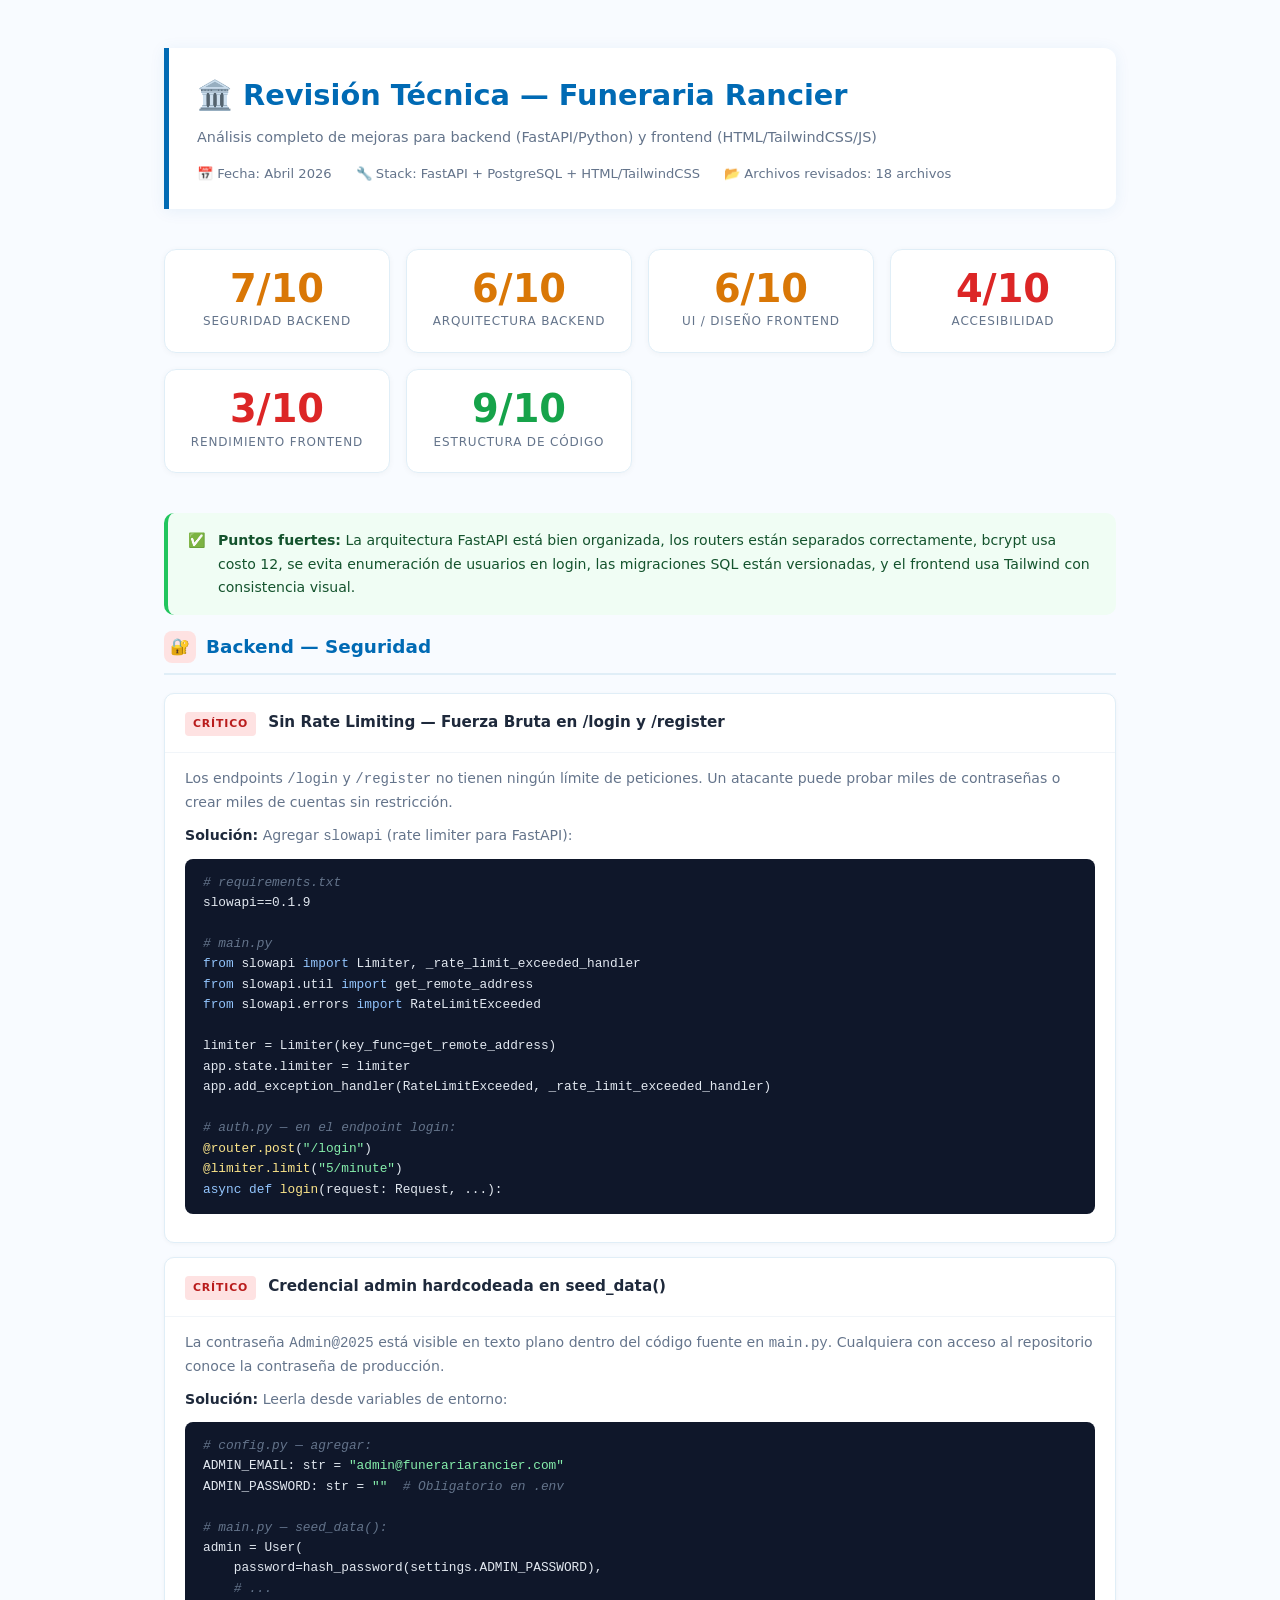
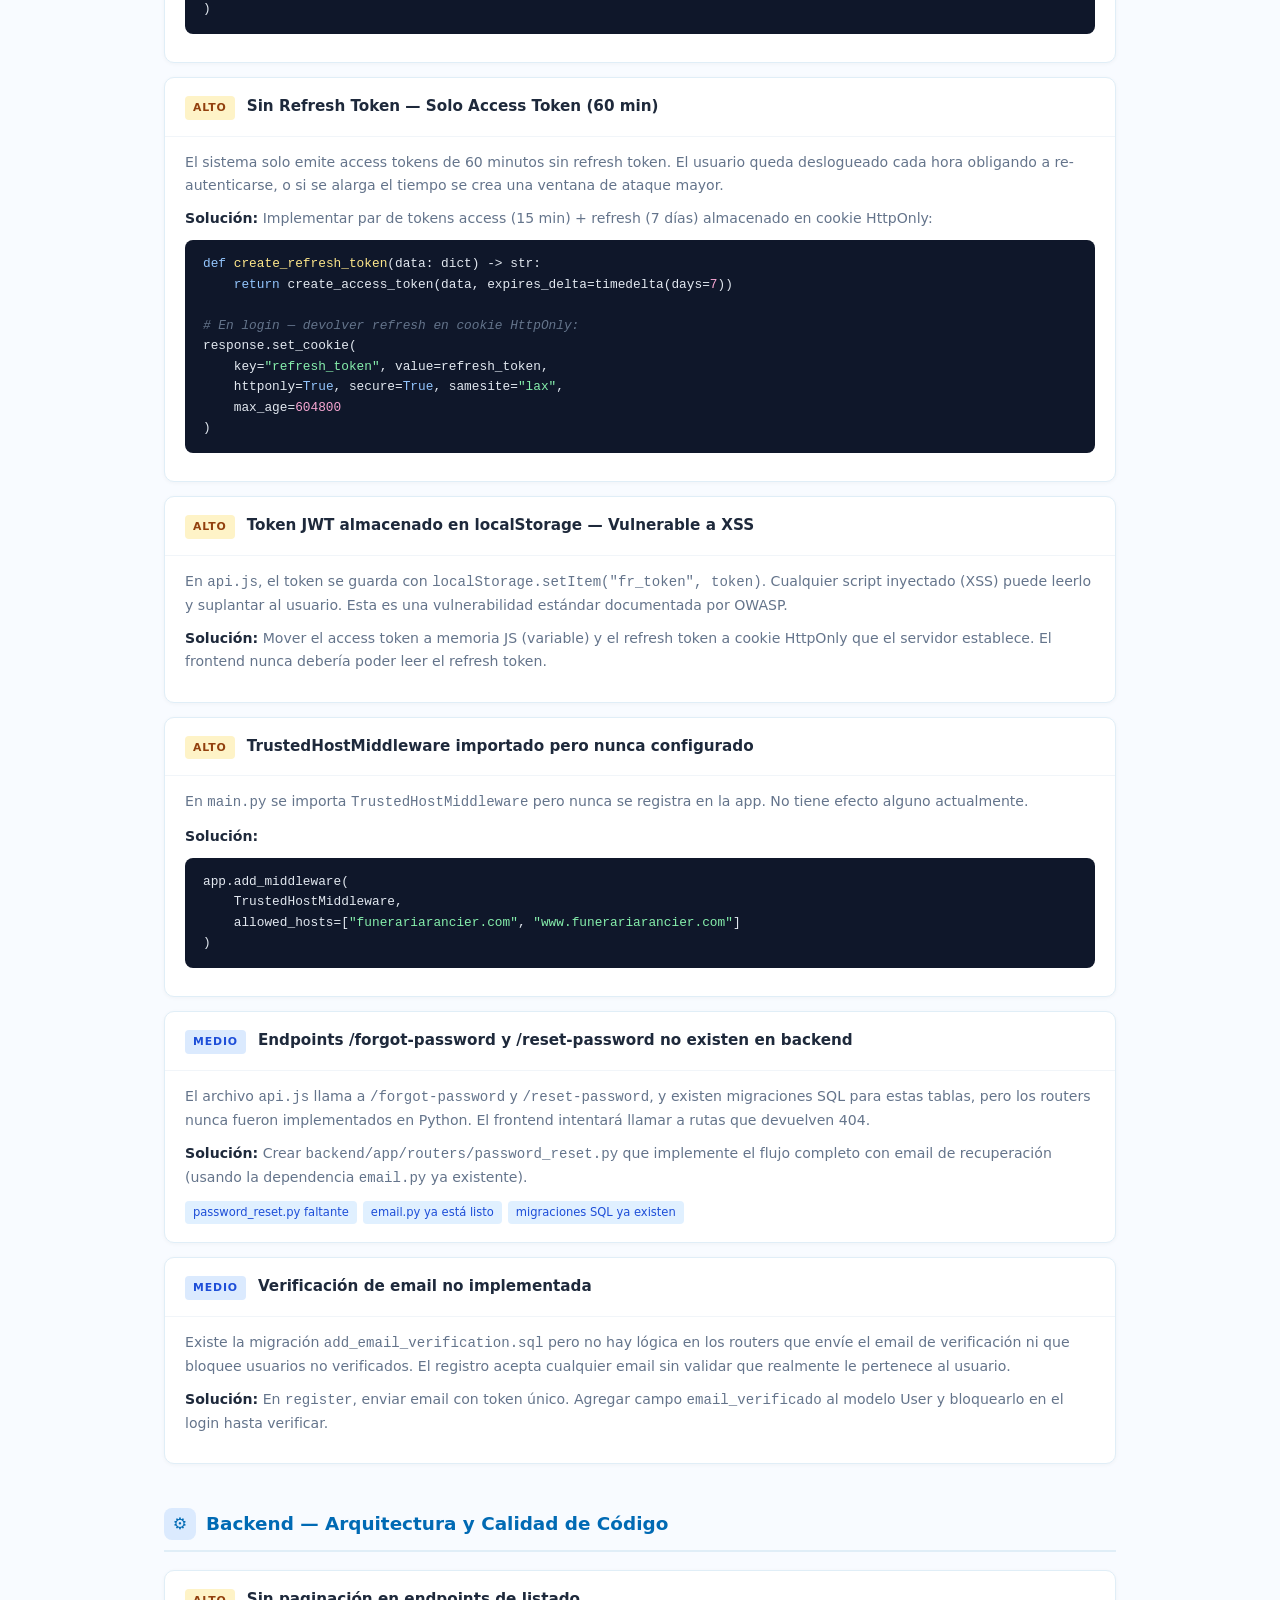
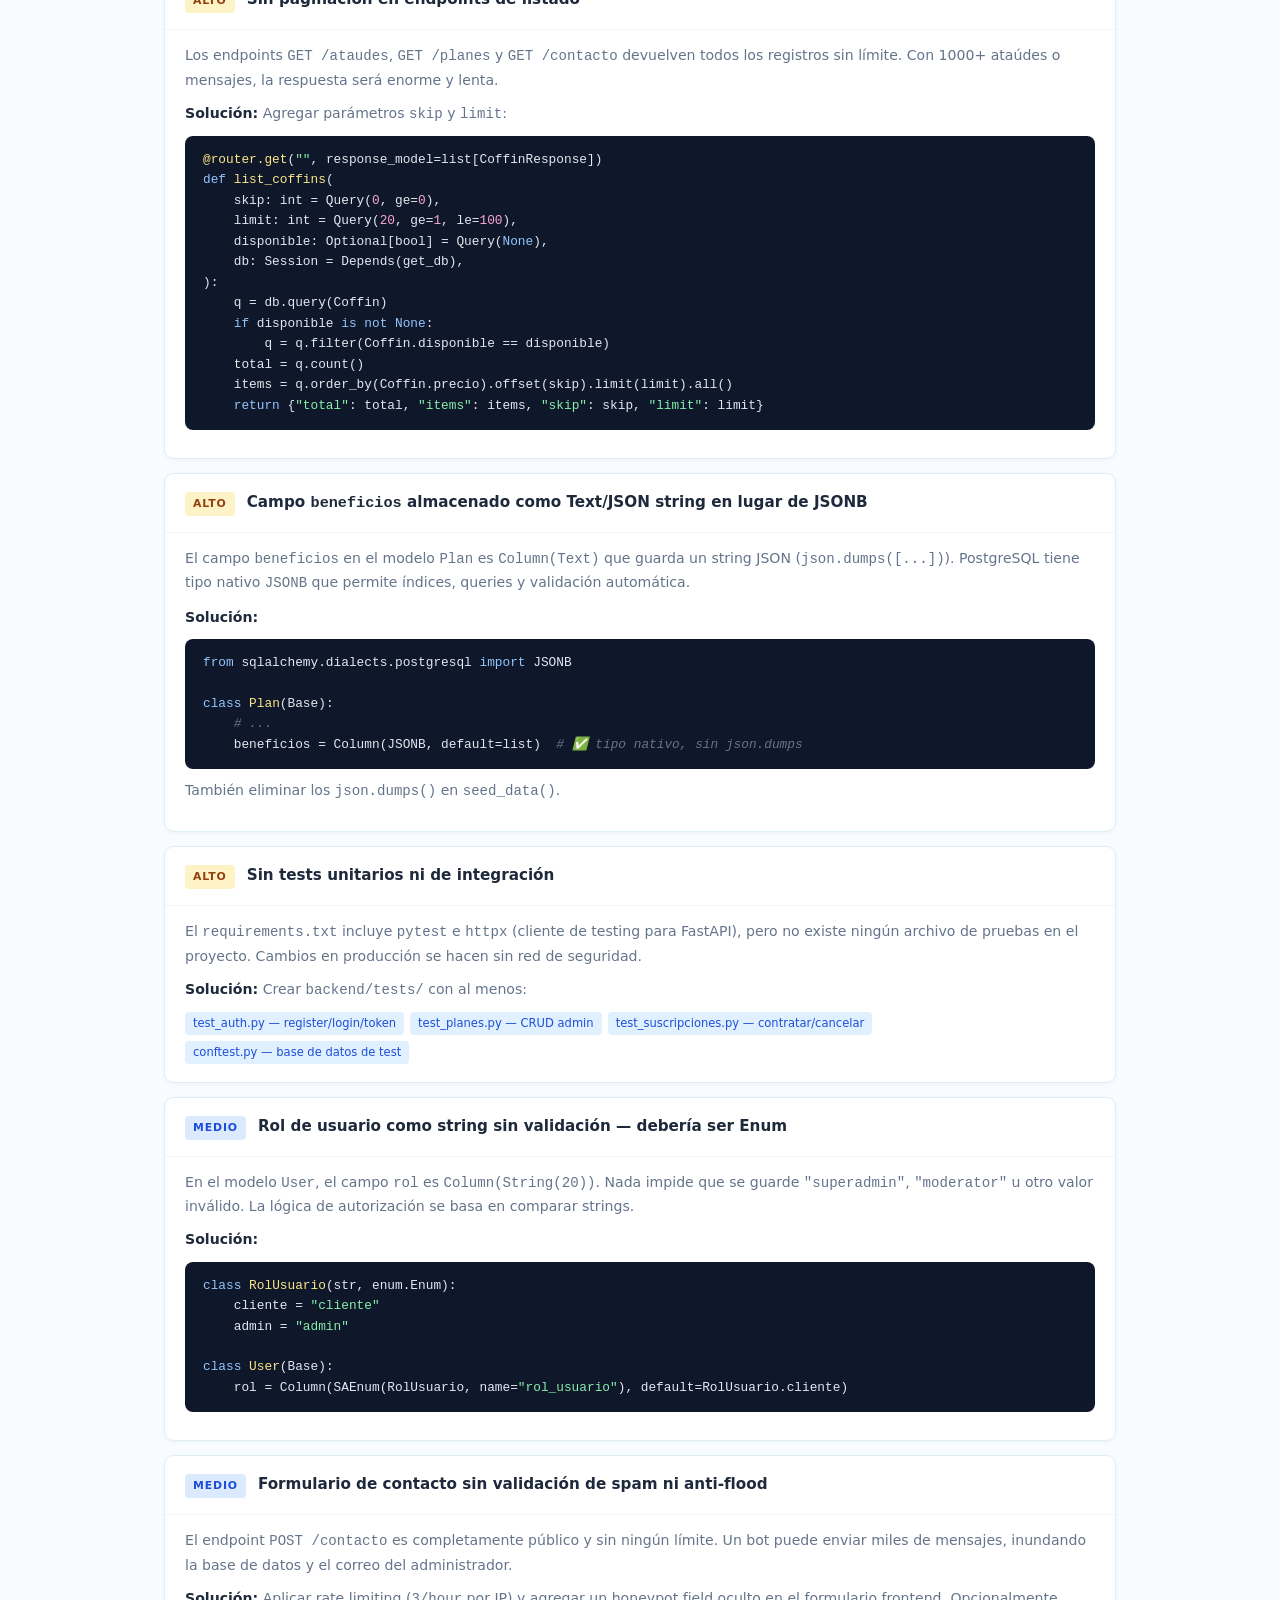
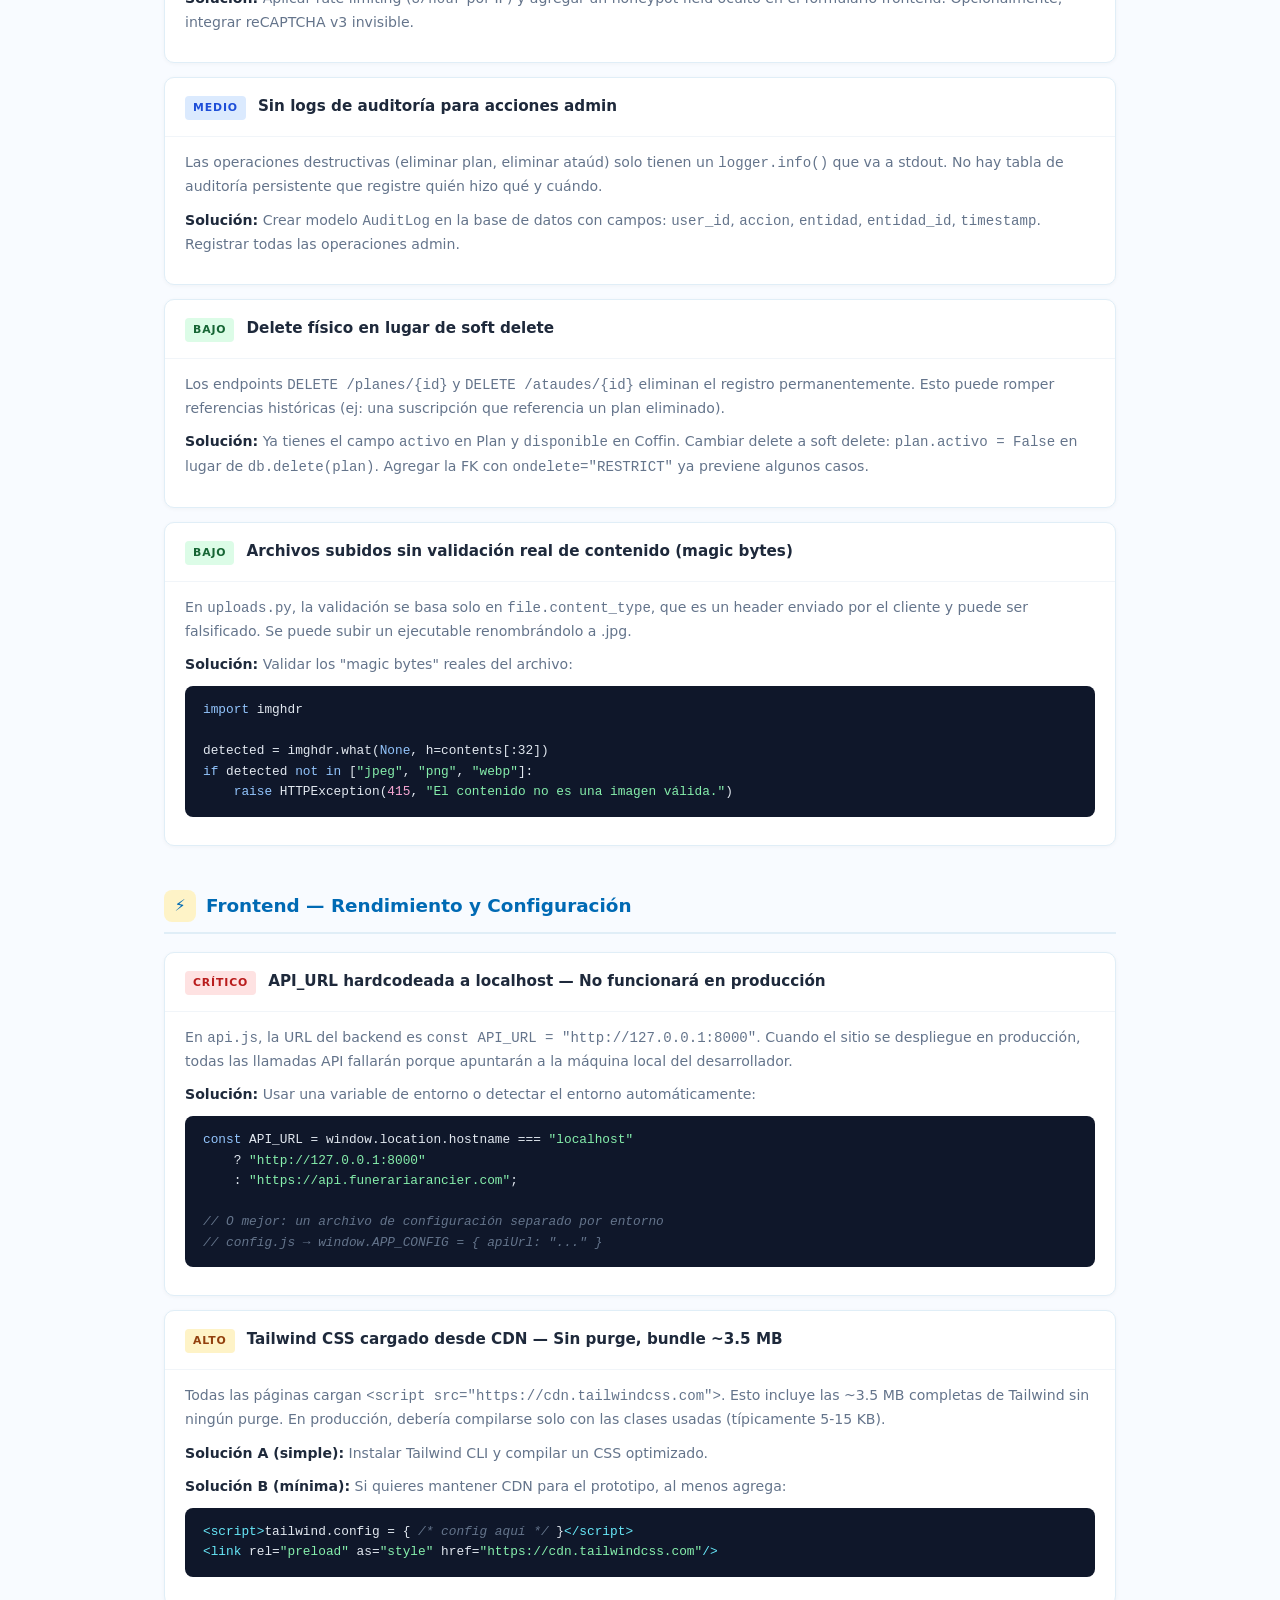
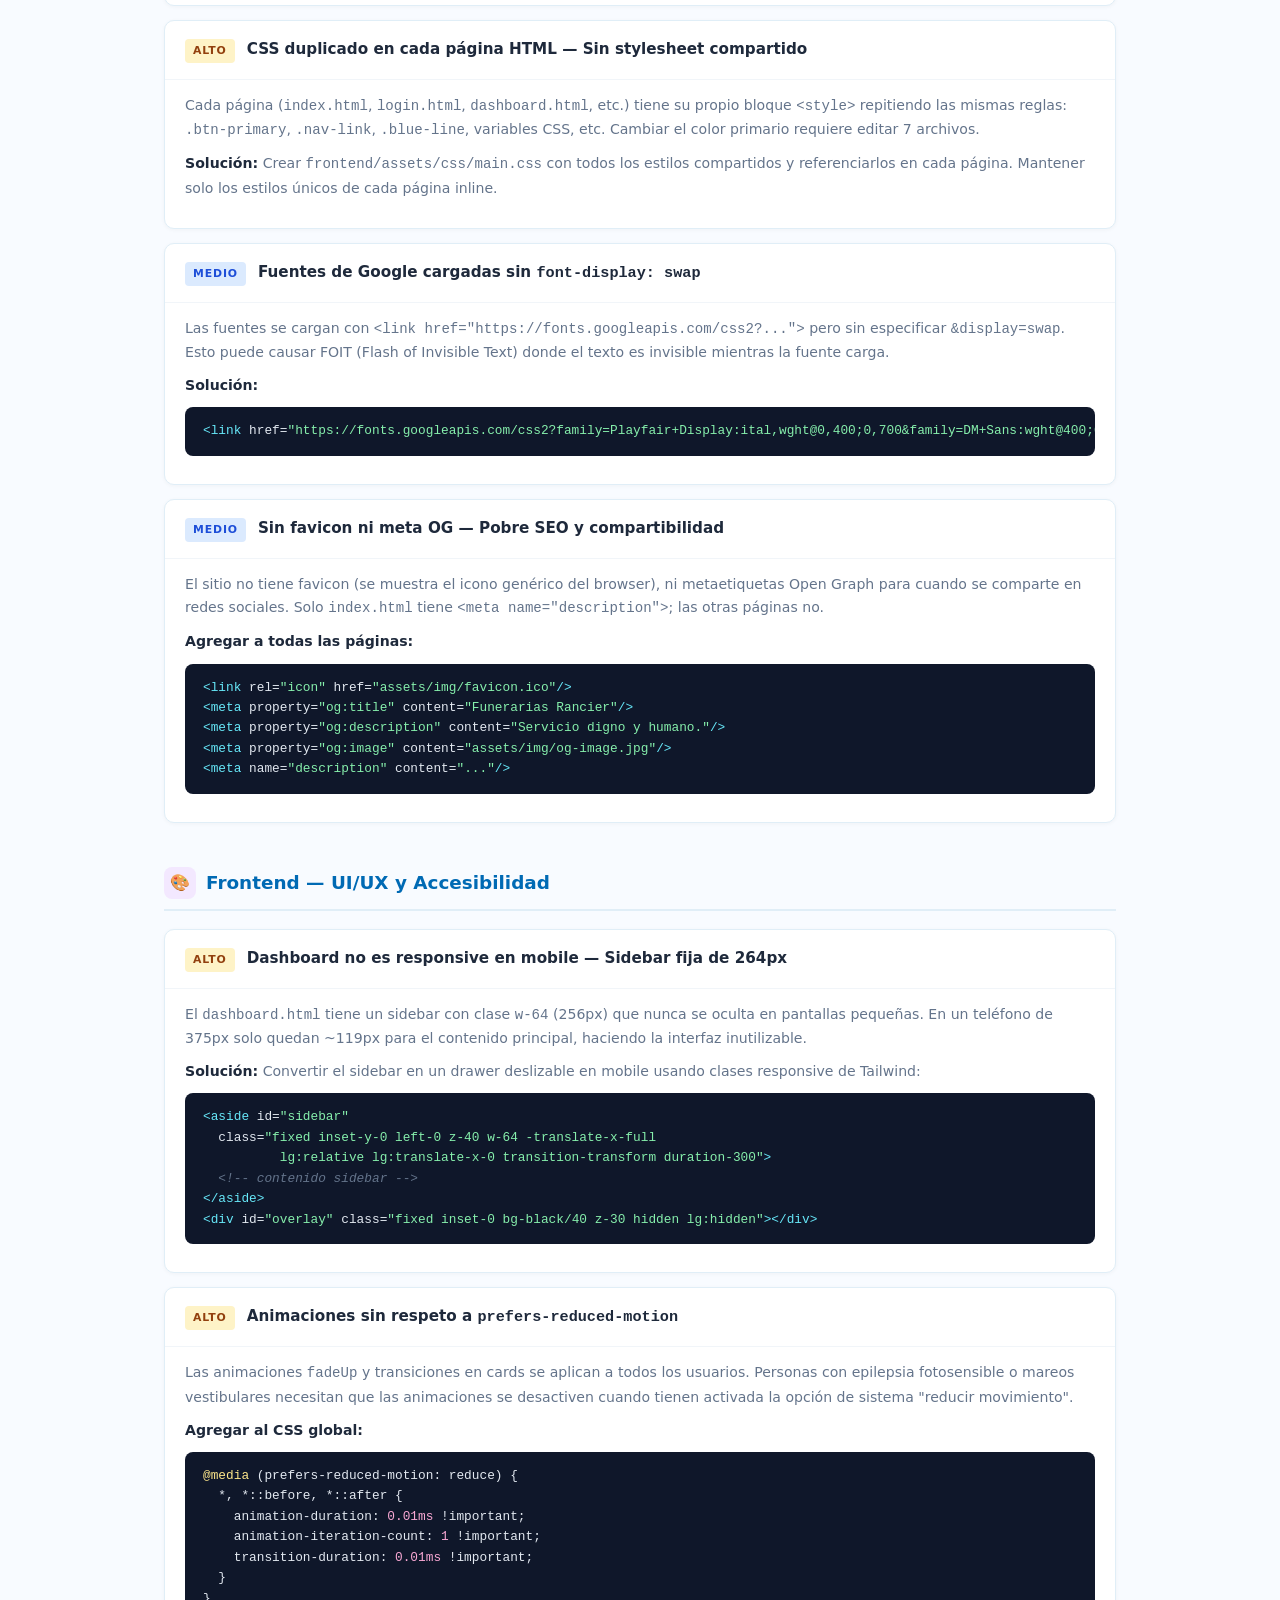
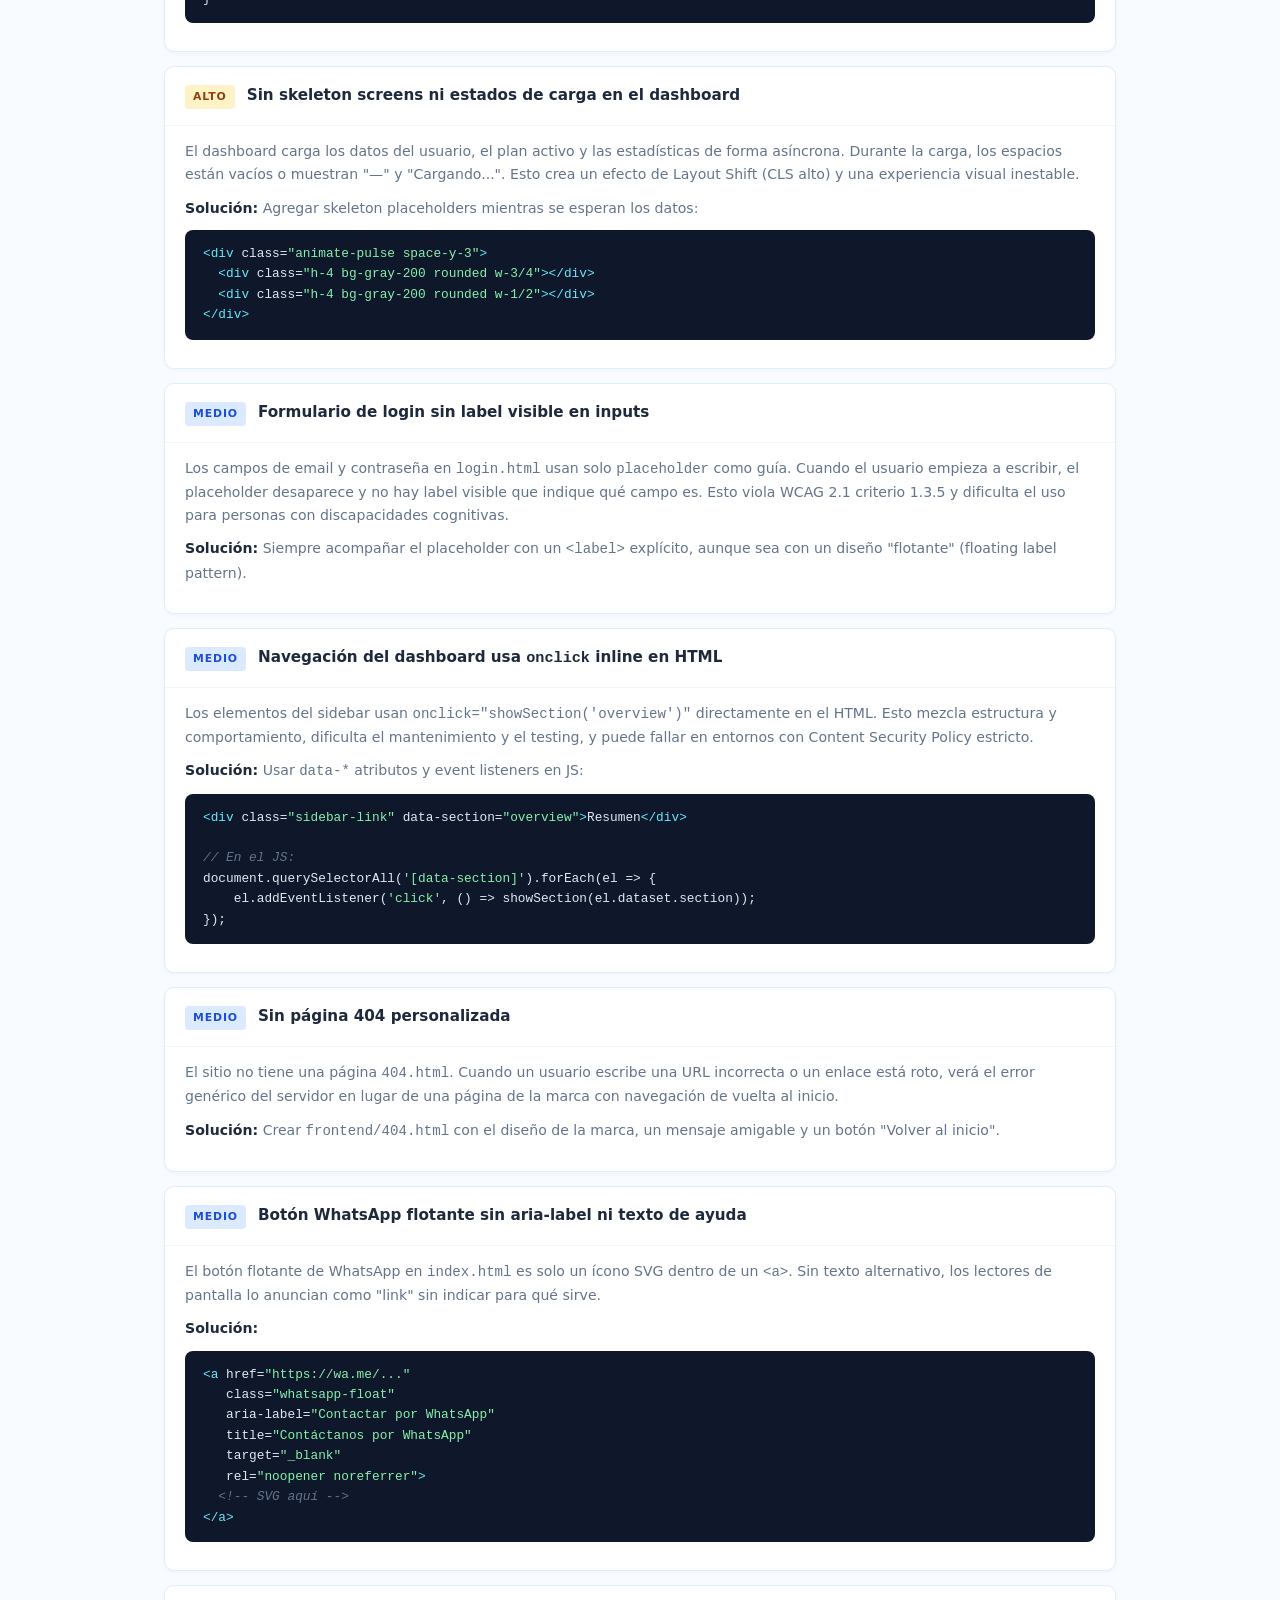
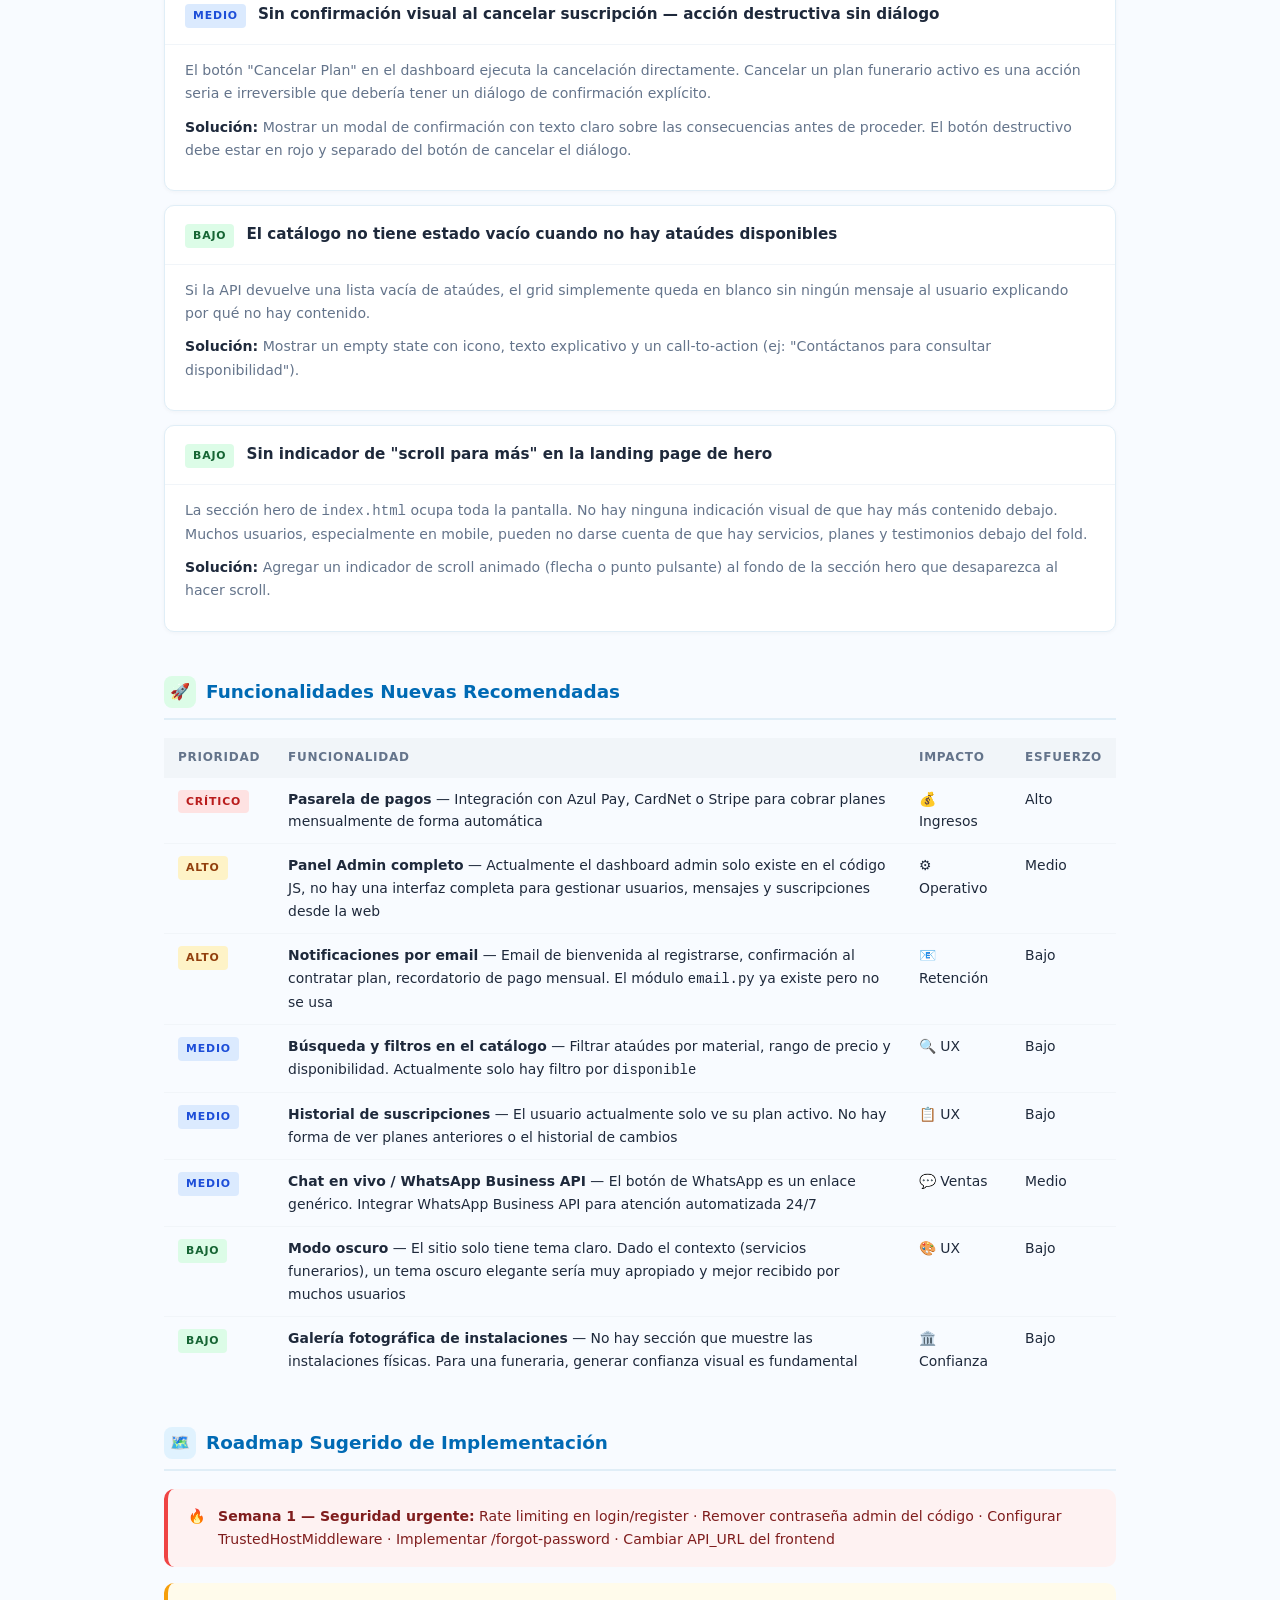
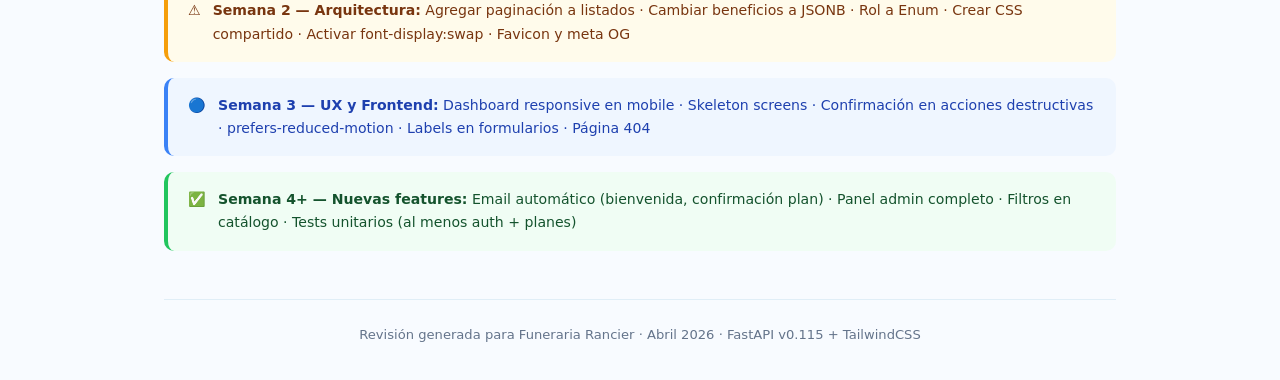
<file: revision-mejoras-funeraria-rancier.html>
<!DOCTYPE html>
<html lang="es">
<head>
  <meta charset="utf-8"/>
  <meta name="viewport" content="width=device-width, initial-scale=1.0"/>
  <title>Revisión Técnica — Funeraria Rancier</title>
  <style>
    :root {
      --primary: #006ab4;
      --secondary: #00a9e1;
      --accent: #67ccdb;
      --red: #dc2626;
      --orange: #d97706;
      --green: #16a34a;
      --blue: #2563eb;
      --bg: #f8fbff;
      --card: #ffffff;
      --border: #e0eef7;
      --text: #1e293b;
      --muted: #64748b;
    }
    *, *::before, *::after { box-sizing: border-box; margin: 0; padding: 0; }
    body {
      font-family: 'Segoe UI', system-ui, sans-serif;
      background: var(--bg);
      color: var(--text);
      line-height: 1.65;
      font-size: 15px;
    }

    /* ── Layout ── */
    .page { max-width: 1000px; margin: 0 auto; padding: 48px 24px 80px; }

    /* ── Header ── */
    .header {
      border-left: 5px solid var(--primary);
      padding: 24px 28px;
      background: white;
      border-radius: 0 12px 12px 0;
      box-shadow: 0 2px 16px rgba(0,106,180,0.08);
      margin-bottom: 40px;
    }
    .header h1 { font-size: 1.8rem; color: var(--primary); font-weight: 700; margin-bottom: 6px; }
    .header p { color: var(--muted); font-size: 0.9rem; }
    .header .meta { display: flex; gap: 24px; margin-top: 14px; flex-wrap: wrap; }
    .meta-item { display: flex; align-items: center; gap: 6px; font-size: 0.82rem; color: var(--muted); }

    /* ── Score Banner ── */
    .score-grid {
      display: grid;
      grid-template-columns: repeat(auto-fit, minmax(180px, 1fr));
      gap: 16px;
      margin-bottom: 40px;
    }
    .score-card {
      background: white;
      border: 1px solid var(--border);
      border-radius: 12px;
      padding: 20px;
      text-align: center;
      box-shadow: 0 1px 6px rgba(0,0,0,0.04);
    }
    .score-num {
      font-size: 2.4rem;
      font-weight: 800;
      line-height: 1;
      margin-bottom: 4px;
    }
    .score-label { font-size: 0.75rem; color: var(--muted); text-transform: uppercase; letter-spacing: 0.07em; }
    .score-green { color: var(--green); }
    .score-orange { color: var(--orange); }
    .score-red { color: var(--red); }

    /* ── Section ── */
    .section { margin-bottom: 44px; }
    .section-title {
      display: flex;
      align-items: center;
      gap: 10px;
      font-size: 1.15rem;
      font-weight: 700;
      color: var(--primary);
      margin-bottom: 18px;
      padding-bottom: 10px;
      border-bottom: 2px solid var(--border);
    }
    .section-icon {
      width: 32px; height: 32px;
      border-radius: 8px;
      display: flex; align-items: center; justify-content: center;
      font-size: 1rem;
    }

    /* ── Issue Cards ── */
    .issue {
      background: white;
      border: 1px solid var(--border);
      border-radius: 10px;
      margin-bottom: 14px;
      overflow: hidden;
      box-shadow: 0 1px 4px rgba(0,0,0,0.04);
    }
    .issue-header {
      display: flex;
      align-items: flex-start;
      gap: 12px;
      padding: 16px 20px;
      cursor: pointer;
      transition: background 0.15s;
    }
    .issue-header:hover { background: #f8fbff; }
    .severity {
      flex-shrink: 0;
      font-size: 0.68rem;
      font-weight: 700;
      letter-spacing: 0.08em;
      text-transform: uppercase;
      padding: 3px 8px;
      border-radius: 4px;
      margin-top: 2px;
    }
    .sev-critical { background: #fee2e2; color: #b91c1c; }
    .sev-high     { background: #fef3c7; color: #92400e; }
    .sev-medium   { background: #dbeafe; color: #1d4ed8; }
    .sev-low      { background: #dcfce7; color: #166534; }
    .issue-title { font-weight: 600; color: var(--text); font-size: 0.95rem; flex: 1; }
    .issue-body { padding: 0 20px 18px 20px; border-top: 1px solid #f1f5f9; padding-top: 14px; }
    .issue-body p { color: var(--muted); font-size: 0.88rem; margin-bottom: 10px; }
    .issue-body strong { color: var(--text); }

    /* ── Code Blocks ── */
    pre {
      background: #0f172a;
      color: #e2e8f0;
      padding: 14px 18px;
      border-radius: 8px;
      font-size: 0.8rem;
      overflow-x: auto;
      margin: 10px 0;
      line-height: 1.6;
    }
    code { font-family: 'Cascadia Code', 'Fira Code', 'Consolas', monospace; }
    .kw  { color: #93c5fd; }
    .str { color: #86efac; }
    .cm  { color: #64748b; font-style: italic; }
    .fn  { color: #fde68a; }
    .num { color: #f9a8d4; }
    .tag { color: #67e8f9; }

    /* ── Priority List ── */
    .priority-table { width: 100%; border-collapse: collapse; font-size: 0.87rem; }
    .priority-table th {
      text-align: left; padding: 10px 14px; background: #f1f5f9;
      font-size: 0.75rem; text-transform: uppercase; letter-spacing: 0.06em;
      color: var(--muted); font-weight: 600;
    }
    .priority-table td { padding: 10px 14px; border-bottom: 1px solid #f1f5f9; vertical-align: top; }
    .priority-table tr:last-child td { border-bottom: none; }
    .priority-table tr:hover td { background: #f8fbff; }

    /* ── Summary boxes ── */
    .callout {
      border-radius: 10px;
      padding: 16px 20px;
      margin: 16px 0;
      font-size: 0.88rem;
      display: flex;
      gap: 12px;
    }
    .callout-warn { background: #fffbeb; border-left: 4px solid #f59e0b; color: #78350f; }
    .callout-info { background: #eff6ff; border-left: 4px solid #3b82f6; color: #1e40af; }
    .callout-danger { background: #fef2f2; border-left: 4px solid #ef4444; color: #7f1d1d; }
    .callout-ok { background: #f0fdf4; border-left: 4px solid #22c55e; color: #14532d; }

    /* ── Tags ── */
    .tag-area { display: flex; flex-wrap: wrap; gap: 6px; margin-top: 8px; }
    .tag-pill {
      font-size: 0.72rem; padding: 2px 8px; border-radius: 4px;
      background: #e0f0ff; color: #1d4ed8; font-weight: 500;
    }

    /* ── Print ── */
    @media print {
      body { background: white; }
      .issue { box-shadow: none; border: 1px solid #ccc; }
    }
    @media (max-width: 640px) {
      .score-grid { grid-template-columns: repeat(2, 1fr); }
      .page { padding: 24px 16px 60px; }
    }
  </style>
</head>
<body>
<div class="page">

  <!-- ══ HEADER ══════════════════════════════════════════════════ -->
  <div class="header">
    <h1>🏛️ Revisión Técnica — Funeraria Rancier</h1>
    <p>Análisis completo de mejoras para backend (FastAPI/Python) y frontend (HTML/TailwindCSS/JS)</p>
    <div class="meta">
      <span class="meta-item">📅 Fecha: Abril 2026</span>
      <span class="meta-item">🔧 Stack: FastAPI + PostgreSQL + HTML/TailwindCSS</span>
      <span class="meta-item">📂 Archivos revisados: 18 archivos</span>
    </div>
  </div>

  <!-- ══ SCORES ══════════════════════════════════════════════════ -->
  <div class="score-grid">
    <div class="score-card">
      <div class="score-num score-orange">7/10</div>
      <div class="score-label">Seguridad Backend</div>
    </div>
    <div class="score-card">
      <div class="score-num score-orange">6/10</div>
      <div class="score-label">Arquitectura Backend</div>
    </div>
    <div class="score-card">
      <div class="score-num score-orange">6/10</div>
      <div class="score-label">UI / Diseño Frontend</div>
    </div>
    <div class="score-card">
      <div class="score-num score-red">4/10</div>
      <div class="score-label">Accesibilidad</div>
    </div>
    <div class="score-card">
      <div class="score-num score-red">3/10</div>
      <div class="score-label">Rendimiento Frontend</div>
    </div>
    <div class="score-card">
      <div class="score-num score-green">9/10</div>
      <div class="score-label">Estructura de Código</div>
    </div>
  </div>

  <div class="callout callout-ok">
    ✅ <div><strong>Puntos fuertes:</strong> La arquitectura FastAPI está bien organizada, los routers están separados correctamente, bcrypt usa costo 12, se evita enumeración de usuarios en login, las migraciones SQL están versionadas, y el frontend usa Tailwind con consistencia visual.</div>
  </div>

  <!-- ══════════════════════════════════════════════════════════════
       SECCIÓN 1: BACKEND — SEGURIDAD
  ══════════════════════════════════════════════════════════════ -->
  <div class="section">
    <div class="section-title">
      <div class="section-icon" style="background:#fee2e2;">🔐</div>
      Backend — Seguridad
    </div>

    <!-- B-SEC-1 -->
    <div class="issue">
      <div class="issue-header">
        <span class="severity sev-critical">Crítico</span>
        <span class="issue-title">Sin Rate Limiting — Fuerza Bruta en /login y /register</span>
      </div>
      <div class="issue-body">
        <p>Los endpoints <code>/login</code> y <code>/register</code> no tienen ningún límite de peticiones. Un atacante puede probar miles de contraseñas o crear miles de cuentas sin restricción.</p>
        <p><strong>Solución:</strong> Agregar <code>slowapi</code> (rate limiter para FastAPI):</p>
        <pre><code><span class="cm"># requirements.txt</span>
slowapi==0.1.9

<span class="cm"># main.py</span>
<span class="kw">from</span> slowapi <span class="kw">import</span> Limiter, _rate_limit_exceeded_handler
<span class="kw">from</span> slowapi.util <span class="kw">import</span> get_remote_address
<span class="kw">from</span> slowapi.errors <span class="kw">import</span> RateLimitExceeded

limiter = Limiter(key_func=get_remote_address)
app.state.limiter = limiter
app.add_exception_handler(RateLimitExceeded, _rate_limit_exceeded_handler)

<span class="cm"># auth.py — en el endpoint login:</span>
<span class="fn">@router.post</span>(<span class="str">"/login"</span>)
<span class="fn">@limiter.limit</span>(<span class="str">"5/minute"</span>)
<span class="kw">async def</span> <span class="fn">login</span>(request: Request, ...):</code></pre>
      </div>
    </div>

    <!-- B-SEC-2 -->
    <div class="issue">
      <div class="issue-header">
        <span class="severity sev-critical">Crítico</span>
        <span class="issue-title">Credencial admin hardcodeada en seed_data()</span>
      </div>
      <div class="issue-body">
        <p>La contraseña <code>Admin@2025</code> está visible en texto plano dentro del código fuente en <code>main.py</code>. Cualquiera con acceso al repositorio conoce la contraseña de producción.</p>
        <p><strong>Solución:</strong> Leerla desde variables de entorno:</p>
        <pre><code><span class="cm"># config.py — agregar:</span>
ADMIN_EMAIL: str = <span class="str">"admin@funerariarancier.com"</span>
ADMIN_PASSWORD: str = <span class="str">""</span>  <span class="cm"># Obligatorio en .env</span>

<span class="cm"># main.py — seed_data():</span>
admin = User(
    password=hash_password(settings.ADMIN_PASSWORD),
    <span class="cm"># ...</span>
)</code></pre>
      </div>
    </div>

    <!-- B-SEC-3 -->
    <div class="issue">
      <div class="issue-header">
        <span class="severity sev-high">Alto</span>
        <span class="issue-title">Sin Refresh Token — Solo Access Token (60 min)</span>
      </div>
      <div class="issue-body">
        <p>El sistema solo emite access tokens de 60 minutos sin refresh token. El usuario queda deslogueado cada hora obligando a re-autenticarse, o si se alarga el tiempo se crea una ventana de ataque mayor.</p>
        <p><strong>Solución:</strong> Implementar par de tokens access (15 min) + refresh (7 días) almacenado en cookie HttpOnly:</p>
        <pre><code><span class="kw">def</span> <span class="fn">create_refresh_token</span>(data: dict) -> str:
    <span class="kw">return</span> create_access_token(data, expires_delta=timedelta(days=<span class="num">7</span>))

<span class="cm"># En login — devolver refresh en cookie HttpOnly:</span>
response.set_cookie(
    key=<span class="str">"refresh_token"</span>, value=refresh_token,
    httponly=<span class="kw">True</span>, secure=<span class="kw">True</span>, samesite=<span class="str">"lax"</span>,
    max_age=<span class="num">604800</span>
)</code></pre>
      </div>
    </div>

    <!-- B-SEC-4 -->
    <div class="issue">
      <div class="issue-header">
        <span class="severity sev-high">Alto</span>
        <span class="issue-title">Token JWT almacenado en localStorage — Vulnerable a XSS</span>
      </div>
      <div class="issue-body">
        <p>En <code>api.js</code>, el token se guarda con <code>localStorage.setItem("fr_token", token)</code>. Cualquier script inyectado (XSS) puede leerlo y suplantar al usuario. Esta es una vulnerabilidad estándar documentada por OWASP.</p>
        <p><strong>Solución:</strong> Mover el access token a memoria JS (variable) y el refresh token a cookie HttpOnly que el servidor establece. El frontend nunca debería poder leer el refresh token.</p>
      </div>
    </div>

    <!-- B-SEC-5 -->
    <div class="issue">
      <div class="issue-header">
        <span class="severity sev-high">Alto</span>
        <span class="issue-title">TrustedHostMiddleware importado pero nunca configurado</span>
      </div>
      <div class="issue-body">
        <p>En <code>main.py</code> se importa <code>TrustedHostMiddleware</code> pero nunca se registra en la app. No tiene efecto alguno actualmente.</p>
        <p><strong>Solución:</strong></p>
        <pre><code>app.add_middleware(
    TrustedHostMiddleware,
    allowed_hosts=[<span class="str">"funerariarancier.com"</span>, <span class="str">"www.funerariarancier.com"</span>]
)</code></pre>
      </div>
    </div>

    <!-- B-SEC-6 -->
    <div class="issue">
      <div class="issue-header">
        <span class="severity sev-medium">Medio</span>
        <span class="issue-title">Endpoints /forgot-password y /reset-password no existen en backend</span>
      </div>
      <div class="issue-body">
        <p>El archivo <code>api.js</code> llama a <code>/forgot-password</code> y <code>/reset-password</code>, y existen migraciones SQL para estas tablas, pero los routers nunca fueron implementados en Python. El frontend intentará llamar a rutas que devuelven 404.</p>
        <p><strong>Solución:</strong> Crear <code>backend/app/routers/password_reset.py</code> que implemente el flujo completo con email de recuperación (usando la dependencia <code>email.py</code> ya existente).</p>
        <div class="tag-area">
          <span class="tag-pill">password_reset.py faltante</span>
          <span class="tag-pill">email.py ya está listo</span>
          <span class="tag-pill">migraciones SQL ya existen</span>
        </div>
      </div>
    </div>

    <!-- B-SEC-7 -->
    <div class="issue">
      <div class="issue-header">
        <span class="severity sev-medium">Medio</span>
        <span class="issue-title">Verificación de email no implementada</span>
      </div>
      <div class="issue-body">
        <p>Existe la migración <code>add_email_verification.sql</code> pero no hay lógica en los routers que envíe el email de verificación ni que bloquee usuarios no verificados. El registro acepta cualquier email sin validar que realmente le pertenece al usuario.</p>
        <p><strong>Solución:</strong> En <code>register</code>, enviar email con token único. Agregar campo <code>email_verificado</code> al modelo User y bloquearlo en el login hasta verificar.</p>
      </div>
    </div>
  </div>

  <!-- ══════════════════════════════════════════════════════════════
       SECCIÓN 2: BACKEND — ARQUITECTURA Y CALIDAD
  ══════════════════════════════════════════════════════════════ -->
  <div class="section">
    <div class="section-title">
      <div class="section-icon" style="background:#dbeafe;">⚙️</div>
      Backend — Arquitectura y Calidad de Código
    </div>

    <!-- B-ARCH-1 -->
    <div class="issue">
      <div class="issue-header">
        <span class="severity sev-high">Alto</span>
        <span class="issue-title">Sin paginación en endpoints de listado</span>
      </div>
      <div class="issue-body">
        <p>Los endpoints <code>GET /ataudes</code>, <code>GET /planes</code> y <code>GET /contacto</code> devuelven todos los registros sin límite. Con 1000+ ataúdes o mensajes, la respuesta será enorme y lenta.</p>
        <p><strong>Solución:</strong> Agregar parámetros <code>skip</code> y <code>limit</code>:</p>
        <pre><code><span class="fn">@router.get</span>(<span class="str">""</span>, response_model=list[CoffinResponse])
<span class="kw">def</span> <span class="fn">list_coffins</span>(
    skip: int = Query(<span class="num">0</span>, ge=<span class="num">0</span>),
    limit: int = Query(<span class="num">20</span>, ge=<span class="num">1</span>, le=<span class="num">100</span>),
    disponible: Optional[bool] = Query(<span class="kw">None</span>),
    db: Session = Depends(get_db),
):
    q = db.query(Coffin)
    <span class="kw">if</span> disponible <span class="kw">is not None</span>:
        q = q.filter(Coffin.disponible == disponible)
    total = q.count()
    items = q.order_by(Coffin.precio).offset(skip).limit(limit).all()
    <span class="kw">return</span> {<span class="str">"total"</span>: total, <span class="str">"items"</span>: items, <span class="str">"skip"</span>: skip, <span class="str">"limit"</span>: limit}</code></pre>
      </div>
    </div>

    <!-- B-ARCH-2 -->
    <div class="issue">
      <div class="issue-header">
        <span class="severity sev-high">Alto</span>
        <span class="issue-title">Campo <code>beneficios</code> almacenado como Text/JSON string en lugar de JSONB</span>
      </div>
      <div class="issue-body">
        <p>El campo <code>beneficios</code> en el modelo <code>Plan</code> es <code>Column(Text)</code> que guarda un string JSON (<code>json.dumps([...])</code>). PostgreSQL tiene tipo nativo <code>JSONB</code> que permite índices, queries y validación automática.</p>
        <p><strong>Solución:</strong></p>
        <pre><code><span class="kw">from</span> sqlalchemy.dialects.postgresql <span class="kw">import</span> JSONB

<span class="kw">class</span> <span class="fn">Plan</span>(Base):
    <span class="cm"># ...</span>
    beneficios = Column(JSONB, default=list)  <span class="cm"># ✅ tipo nativo, sin json.dumps</span></code></pre>
        <p>También eliminar los <code>json.dumps()</code> en <code>seed_data()</code>.</p>
      </div>
    </div>

    <!-- B-ARCH-3 -->
    <div class="issue">
      <div class="issue-header">
        <span class="severity sev-high">Alto</span>
        <span class="issue-title">Sin tests unitarios ni de integración</span>
      </div>
      <div class="issue-body">
        <p>El <code>requirements.txt</code> incluye <code>pytest</code> e <code>httpx</code> (cliente de testing para FastAPI), pero no existe ningún archivo de pruebas en el proyecto. Cambios en producción se hacen sin red de seguridad.</p>
        <p><strong>Solución:</strong> Crear <code>backend/tests/</code> con al menos:</p>
        <div class="tag-area">
          <span class="tag-pill">test_auth.py — register/login/token</span>
          <span class="tag-pill">test_planes.py — CRUD admin</span>
          <span class="tag-pill">test_suscripciones.py — contratar/cancelar</span>
          <span class="tag-pill">conftest.py — base de datos de test</span>
        </div>
      </div>
    </div>

    <!-- B-ARCH-4 -->
    <div class="issue">
      <div class="issue-header">
        <span class="severity sev-medium">Medio</span>
        <span class="issue-title">Rol de usuario como string sin validación — debería ser Enum</span>
      </div>
      <div class="issue-body">
        <p>En el modelo <code>User</code>, el campo <code>rol</code> es <code>Column(String(20))</code>. Nada impide que se guarde <code>"superadmin"</code>, <code>"moderator"</code> u otro valor inválido. La lógica de autorización se basa en comparar strings.</p>
        <p><strong>Solución:</strong></p>
        <pre><code><span class="kw">class</span> <span class="fn">RolUsuario</span>(str, enum.Enum):
    cliente = <span class="str">"cliente"</span>
    admin = <span class="str">"admin"</span>

<span class="kw">class</span> <span class="fn">User</span>(Base):
    rol = Column(SAEnum(RolUsuario, name=<span class="str">"rol_usuario"</span>), default=RolUsuario.cliente)</code></pre>
      </div>
    </div>

    <!-- B-ARCH-5 -->
    <div class="issue">
      <div class="issue-header">
        <span class="severity sev-medium">Medio</span>
        <span class="issue-title">Formulario de contacto sin validación de spam ni anti-flood</span>
      </div>
      <div class="issue-body">
        <p>El endpoint <code>POST /contacto</code> es completamente público y sin ningún límite. Un bot puede enviar miles de mensajes, inundando la base de datos y el correo del administrador.</p>
        <p><strong>Solución:</strong> Aplicar rate limiting (<code>3/hour</code> por IP) y agregar un honeypot field oculto en el formulario frontend. Opcionalmente, integrar reCAPTCHA v3 invisible.</p>
      </div>
    </div>

    <!-- B-ARCH-6 -->
    <div class="issue">
      <div class="issue-header">
        <span class="severity sev-medium">Medio</span>
        <span class="issue-title">Sin logs de auditoría para acciones admin</span>
      </div>
      <div class="issue-body">
        <p>Las operaciones destructivas (eliminar plan, eliminar ataúd) solo tienen un <code>logger.info()</code> que va a stdout. No hay tabla de auditoría persistente que registre quién hizo qué y cuándo.</p>
        <p><strong>Solución:</strong> Crear modelo <code>AuditLog</code> en la base de datos con campos: <code>user_id</code>, <code>accion</code>, <code>entidad</code>, <code>entidad_id</code>, <code>timestamp</code>. Registrar todas las operaciones admin.</p>
      </div>
    </div>

    <!-- B-ARCH-7 -->
    <div class="issue">
      <div class="issue-header">
        <span class="severity sev-low">Bajo</span>
        <span class="issue-title">Delete físico en lugar de soft delete</span>
      </div>
      <div class="issue-body">
        <p>Los endpoints <code>DELETE /planes/{id}</code> y <code>DELETE /ataudes/{id}</code> eliminan el registro permanentemente. Esto puede romper referencias históricas (ej: una suscripción que referencia un plan eliminado).</p>
        <p><strong>Solución:</strong> Ya tienes el campo <code>activo</code> en Plan y <code>disponible</code> en Coffin. Cambiar delete a soft delete: <code>plan.activo = False</code> en lugar de <code>db.delete(plan)</code>. Agregar la FK con <code>ondelete="RESTRICT"</code> ya previene algunos casos.</p>
      </div>
    </div>

    <!-- B-ARCH-8 -->
    <div class="issue">
      <div class="issue-header">
        <span class="severity sev-low">Bajo</span>
        <span class="issue-title">Archivos subidos sin validación real de contenido (magic bytes)</span>
      </div>
      <div class="issue-body">
        <p>En <code>uploads.py</code>, la validación se basa solo en <code>file.content_type</code>, que es un header enviado por el cliente y puede ser falsificado. Se puede subir un ejecutable renombrándolo a .jpg.</p>
        <p><strong>Solución:</strong> Validar los "magic bytes" reales del archivo:</p>
        <pre><code><span class="kw">import</span> imghdr

detected = imghdr.what(<span class="kw">None</span>, h=contents[:32])
<span class="kw">if</span> detected <span class="kw">not in</span> [<span class="str">"jpeg"</span>, <span class="str">"png"</span>, <span class="str">"webp"</span>]:
    <span class="kw">raise</span> HTTPException(<span class="num">415</span>, <span class="str">"El contenido no es una imagen válida."</span>)</code></pre>
      </div>
    </div>
  </div>

  <!-- ══════════════════════════════════════════════════════════════
       SECCIÓN 3: FRONTEND — RENDIMIENTO
  ══════════════════════════════════════════════════════════════ -->
  <div class="section">
    <div class="section-title">
      <div class="section-icon" style="background:#fef3c7;">⚡</div>
      Frontend — Rendimiento y Configuración
    </div>

    <!-- F-PERF-1 -->
    <div class="issue">
      <div class="issue-header">
        <span class="severity sev-critical">Crítico</span>
        <span class="issue-title">API_URL hardcodeada a localhost — No funcionará en producción</span>
      </div>
      <div class="issue-body">
        <p>En <code>api.js</code>, la URL del backend es <code>const API_URL = "http://127.0.0.1:8000"</code>. Cuando el sitio se despliegue en producción, todas las llamadas API fallarán porque apuntarán a la máquina local del desarrollador.</p>
        <p><strong>Solución:</strong> Usar una variable de entorno o detectar el entorno automáticamente:</p>
        <pre><code><span class="kw">const</span> API_URL = window.location.hostname === <span class="str">"localhost"</span>
    ? <span class="str">"http://127.0.0.1:8000"</span>
    : <span class="str">"https://api.funerariarancier.com"</span>;

<span class="cm">// O mejor: un archivo de configuración separado por entorno</span>
<span class="cm">// config.js → window.APP_CONFIG = { apiUrl: "..." }</span></code></pre>
      </div>
    </div>

    <!-- F-PERF-2 -->
    <div class="issue">
      <div class="issue-header">
        <span class="severity sev-high">Alto</span>
        <span class="issue-title">Tailwind CSS cargado desde CDN — Sin purge, bundle ~3.5 MB</span>
      </div>
      <div class="issue-body">
        <p>Todas las páginas cargan <code>&lt;script src="https://cdn.tailwindcss.com"&gt;</code>. Esto incluye las ~3.5 MB completas de Tailwind sin ningún purge. En producción, debería compilarse solo con las clases usadas (típicamente 5-15 KB).</p>
        <p><strong>Solución A (simple):</strong> Instalar Tailwind CLI y compilar un CSS optimizado.</p>
        <p><strong>Solución B (mínima):</strong> Si quieres mantener CDN para el prototipo, al menos agrega:</p>
        <pre><code><span class="tag">&lt;script&gt;</span>tailwind.config = { <span class="cm">/* config aquí */</span> }<span class="tag">&lt;/script&gt;</span>
<span class="tag">&lt;link</span> rel=<span class="str">"preload"</span> as=<span class="str">"style"</span> href=<span class="str">"https://cdn.tailwindcss.com"</span><span class="tag">/&gt;</span></code></pre>
      </div>
    </div>

    <!-- F-PERF-3 -->
    <div class="issue">
      <div class="issue-header">
        <span class="severity sev-high">Alto</span>
        <span class="issue-title">CSS duplicado en cada página HTML — Sin stylesheet compartido</span>
      </div>
      <div class="issue-body">
        <p>Cada página (<code>index.html</code>, <code>login.html</code>, <code>dashboard.html</code>, etc.) tiene su propio bloque <code>&lt;style&gt;</code> repitiendo las mismas reglas: <code>.btn-primary</code>, <code>.nav-link</code>, <code>.blue-line</code>, variables CSS, etc. Cambiar el color primario requiere editar 7 archivos.</p>
        <p><strong>Solución:</strong> Crear <code>frontend/assets/css/main.css</code> con todos los estilos compartidos y referenciarlos en cada página. Mantener solo los estilos únicos de cada página inline.</p>
      </div>
    </div>

    <!-- F-PERF-4 -->
    <div class="issue">
      <div class="issue-header">
        <span class="severity sev-medium">Medio</span>
        <span class="issue-title">Fuentes de Google cargadas sin <code>font-display: swap</code></span>
      </div>
      <div class="issue-body">
        <p>Las fuentes se cargan con <code>&lt;link href="https://fonts.googleapis.com/css2?..."&gt;</code> pero sin especificar <code>&amp;display=swap</code>. Esto puede causar FOIT (Flash of Invisible Text) donde el texto es invisible mientras la fuente carga.</p>
        <p><strong>Solución:</strong></p>
        <pre><code><span class="tag">&lt;link</span> href=<span class="str">"https://fonts.googleapis.com/css2?family=Playfair+Display:ital,wght@0,400;0,700&amp;family=DM+Sans:wght@400;600&amp;display=swap"</span> rel=<span class="str">"stylesheet"</span><span class="tag">/&gt;</span></code></pre>
      </div>
    </div>

    <!-- F-PERF-5 -->
    <div class="issue">
      <div class="issue-header">
        <span class="severity sev-medium">Medio</span>
        <span class="issue-title">Sin favicon ni meta OG — Pobre SEO y compartibilidad</span>
      </div>
      <div class="issue-body">
        <p>El sitio no tiene favicon (se muestra el icono genérico del browser), ni metaetiquetas Open Graph para cuando se comparte en redes sociales. Solo <code>index.html</code> tiene <code>&lt;meta name="description"&gt;</code>; las otras páginas no.</p>
        <p><strong>Agregar a todas las páginas:</strong></p>
        <pre><code><span class="tag">&lt;link</span> rel=<span class="str">"icon"</span> href=<span class="str">"assets/img/favicon.ico"</span><span class="tag">/&gt;</span>
<span class="tag">&lt;meta</span> property=<span class="str">"og:title"</span> content=<span class="str">"Funerarias Rancier"</span><span class="tag">/&gt;</span>
<span class="tag">&lt;meta</span> property=<span class="str">"og:description"</span> content=<span class="str">"Servicio digno y humano."</span><span class="tag">/&gt;</span>
<span class="tag">&lt;meta</span> property=<span class="str">"og:image"</span> content=<span class="str">"assets/img/og-image.jpg"</span><span class="tag">/&gt;</span>
<span class="tag">&lt;meta</span> name=<span class="str">"description"</span> content=<span class="str">"..."</span><span class="tag">/&gt;</span></code></pre>
      </div>
    </div>
  </div>

  <!-- ══════════════════════════════════════════════════════════════
       SECCIÓN 4: FRONTEND — UI/UX Y ACCESIBILIDAD
  ══════════════════════════════════════════════════════════════ -->
  <div class="section">
    <div class="section-title">
      <div class="section-icon" style="background:#f3e8ff;">🎨</div>
      Frontend — UI/UX y Accesibilidad
    </div>

    <!-- F-UX-1 -->
    <div class="issue">
      <div class="issue-header">
        <span class="severity sev-high">Alto</span>
        <span class="issue-title">Dashboard no es responsive en mobile — Sidebar fija de 264px</span>
      </div>
      <div class="issue-body">
        <p>El <code>dashboard.html</code> tiene un sidebar con clase <code>w-64</code> (256px) que nunca se oculta en pantallas pequeñas. En un teléfono de 375px solo quedan ~119px para el contenido principal, haciendo la interfaz inutilizable.</p>
        <p><strong>Solución:</strong> Convertir el sidebar en un drawer deslizable en mobile usando clases responsive de Tailwind:</p>
        <pre><code><span class="tag">&lt;aside</span> id=<span class="str">"sidebar"</span>
  class=<span class="str">"fixed inset-y-0 left-0 z-40 w-64 -translate-x-full
          lg:relative lg:translate-x-0 transition-transform duration-300"</span><span class="tag">&gt;</span>
  <span class="cm">&lt;!-- contenido sidebar --&gt;</span>
<span class="tag">&lt;/aside&gt;</span>
<span class="tag">&lt;div</span> id=<span class="str">"overlay"</span> class=<span class="str">"fixed inset-0 bg-black/40 z-30 hidden lg:hidden"</span><span class="tag">&gt;&lt;/div&gt;</span></code></pre>
      </div>
    </div>

    <!-- F-UX-2 -->
    <div class="issue">
      <div class="issue-header">
        <span class="severity sev-high">Alto</span>
        <span class="issue-title">Animaciones sin respeto a <code>prefers-reduced-motion</code></span>
      </div>
      <div class="issue-body">
        <p>Las animaciones <code>fadeUp</code> y transiciones en cards se aplican a todos los usuarios. Personas con epilepsia fotosensible o mareos vestibulares necesitan que las animaciones se desactiven cuando tienen activada la opción de sistema "reducir movimiento".</p>
        <p><strong>Agregar al CSS global:</strong></p>
        <pre><code><span class="fn">@media</span> (prefers-reduced-motion: reduce) {
  *, *::before, *::after {
    animation-duration: <span class="num">0.01ms</span> !important;
    animation-iteration-count: <span class="num">1</span> !important;
    transition-duration: <span class="num">0.01ms</span> !important;
  }
}</code></pre>
      </div>
    </div>

    <!-- F-UX-3 -->
    <div class="issue">
      <div class="issue-header">
        <span class="severity sev-high">Alto</span>
        <span class="issue-title">Sin skeleton screens ni estados de carga en el dashboard</span>
      </div>
      <div class="issue-body">
        <p>El dashboard carga los datos del usuario, el plan activo y las estadísticas de forma asíncrona. Durante la carga, los espacios están vacíos o muestran "—" y "Cargando...". Esto crea un efecto de Layout Shift (CLS alto) y una experiencia visual inestable.</p>
        <p><strong>Solución:</strong> Agregar skeleton placeholders mientras se esperan los datos:</p>
        <pre><code><span class="tag">&lt;div</span> class=<span class="str">"animate-pulse space-y-3"</span><span class="tag">&gt;</span>
  <span class="tag">&lt;div</span> class=<span class="str">"h-4 bg-gray-200 rounded w-3/4"</span><span class="tag">&gt;&lt;/div&gt;</span>
  <span class="tag">&lt;div</span> class=<span class="str">"h-4 bg-gray-200 rounded w-1/2"</span><span class="tag">&gt;&lt;/div&gt;</span>
<span class="tag">&lt;/div&gt;</span></code></pre>
      </div>
    </div>

    <!-- F-UX-4 -->
    <div class="issue">
      <div class="issue-header">
        <span class="severity sev-medium">Medio</span>
        <span class="issue-title">Formulario de login sin label visible en inputs</span>
      </div>
      <div class="issue-body">
        <p>Los campos de email y contraseña en <code>login.html</code> usan solo <code>placeholder</code> como guía. Cuando el usuario empieza a escribir, el placeholder desaparece y no hay label visible que indique qué campo es. Esto viola WCAG 2.1 criterio 1.3.5 y dificulta el uso para personas con discapacidades cognitivas.</p>
        <p><strong>Solución:</strong> Siempre acompañar el placeholder con un <code>&lt;label&gt;</code> explícito, aunque sea con un diseño "flotante" (floating label pattern).</p>
      </div>
    </div>

    <!-- F-UX-5 -->
    <div class="issue">
      <div class="issue-header">
        <span class="severity sev-medium">Medio</span>
        <span class="issue-title">Navegación del dashboard usa <code>onclick</code> inline en HTML</span>
      </div>
      <div class="issue-body">
        <p>Los elementos del sidebar usan <code>onclick="showSection('overview')"</code> directamente en el HTML. Esto mezcla estructura y comportamiento, dificulta el mantenimiento y el testing, y puede fallar en entornos con Content Security Policy estricto.</p>
        <p><strong>Solución:</strong> Usar <code>data-*</code> atributos y event listeners en JS:</p>
        <pre><code><span class="tag">&lt;div</span> class=<span class="str">"sidebar-link"</span> data-section=<span class="str">"overview"</span><span class="tag">&gt;</span>Resumen<span class="tag">&lt;/div&gt;</span>

<span class="cm">// En el JS:</span>
document.querySelectorAll(<span class="str">'[data-section]'</span>).forEach(el => {
    el.addEventListener(<span class="str">'click'</span>, () => showSection(el.dataset.section));
});</code></pre>
      </div>
    </div>

    <!-- F-UX-6 -->
    <div class="issue">
      <div class="issue-header">
        <span class="severity sev-medium">Medio</span>
        <span class="issue-title">Sin página 404 personalizada</span>
      </div>
      <div class="issue-body">
        <p>El sitio no tiene una página <code>404.html</code>. Cuando un usuario escribe una URL incorrecta o un enlace está roto, verá el error genérico del servidor en lugar de una página de la marca con navegación de vuelta al inicio.</p>
        <p><strong>Solución:</strong> Crear <code>frontend/404.html</code> con el diseño de la marca, un mensaje amigable y un botón "Volver al inicio".</p>
      </div>
    </div>

    <!-- F-UX-7 -->
    <div class="issue">
      <div class="issue-header">
        <span class="severity sev-medium">Medio</span>
        <span class="issue-title">Botón WhatsApp flotante sin aria-label ni texto de ayuda</span>
      </div>
      <div class="issue-body">
        <p>El botón flotante de WhatsApp en <code>index.html</code> es solo un ícono SVG dentro de un <code>&lt;a&gt;</code>. Sin texto alternativo, los lectores de pantalla lo anuncian como "link" sin indicar para qué sirve.</p>
        <p><strong>Solución:</strong></p>
        <pre><code><span class="tag">&lt;a</span> href=<span class="str">"https://wa.me/..."</span>
   class=<span class="str">"whatsapp-float"</span>
   aria-label=<span class="str">"Contactar por WhatsApp"</span>
   title=<span class="str">"Contáctanos por WhatsApp"</span>
   target=<span class="str">"_blank"</span>
   rel=<span class="str">"noopener noreferrer"</span><span class="tag">&gt;</span>
  <span class="cm">&lt;!-- SVG aquí --&gt;</span>
<span class="tag">&lt;/a&gt;</span></code></pre>
      </div>
    </div>

    <!-- F-UX-8 -->
    <div class="issue">
      <div class="issue-header">
        <span class="severity sev-medium">Medio</span>
        <span class="issue-title">Sin confirmación visual al cancelar suscripción — acción destructiva sin diálogo</span>
      </div>
      <div class="issue-body">
        <p>El botón "Cancelar Plan" en el dashboard ejecuta la cancelación directamente. Cancelar un plan funerario activo es una acción seria e irreversible que debería tener un diálogo de confirmación explícito.</p>
        <p><strong>Solución:</strong> Mostrar un modal de confirmación con texto claro sobre las consecuencias antes de proceder. El botón destructivo debe estar en rojo y separado del botón de cancelar el diálogo.</p>
      </div>
    </div>

    <!-- F-UX-9 -->
    <div class="issue">
      <div class="issue-header">
        <span class="severity sev-low">Bajo</span>
        <span class="issue-title">El catálogo no tiene estado vacío cuando no hay ataúdes disponibles</span>
      </div>
      <div class="issue-body">
        <p>Si la API devuelve una lista vacía de ataúdes, el grid simplemente queda en blanco sin ningún mensaje al usuario explicando por qué no hay contenido.</p>
        <p><strong>Solución:</strong> Mostrar un empty state con icono, texto explicativo y un call-to-action (ej: "Contáctanos para consultar disponibilidad").</p>
      </div>
    </div>

    <!-- F-UX-10 -->
    <div class="issue">
      <div class="issue-header">
        <span class="severity sev-low">Bajo</span>
        <span class="issue-title">Sin indicador de "scroll para más" en la landing page de hero</span>
      </div>
      <div class="issue-body">
        <p>La sección hero de <code>index.html</code> ocupa toda la pantalla. No hay ninguna indicación visual de que hay más contenido debajo. Muchos usuarios, especialmente en mobile, pueden no darse cuenta de que hay servicios, planes y testimonios debajo del fold.</p>
        <p><strong>Solución:</strong> Agregar un indicador de scroll animado (flecha o punto pulsante) al fondo de la sección hero que desaparezca al hacer scroll.</p>
      </div>
    </div>
  </div>

  <!-- ══════════════════════════════════════════════════════════════
       SECCIÓN 5: NUEVAS FUNCIONALIDADES RECOMENDADAS
  ══════════════════════════════════════════════════════════════ -->
  <div class="section">
    <div class="section-title">
      <div class="section-icon" style="background:#dcfce7;">🚀</div>
      Funcionalidades Nuevas Recomendadas
    </div>

    <table class="priority-table">
      <thead>
        <tr>
          <th>Prioridad</th>
          <th>Funcionalidad</th>
          <th>Impacto</th>
          <th>Esfuerzo</th>
        </tr>
      </thead>
      <tbody>
        <tr>
          <td><span class="severity sev-critical" style="display:inline-block">Crítico</span></td>
          <td><strong>Pasarela de pagos</strong> — Integración con Azul Pay, CardNet o Stripe para cobrar planes mensualmente de forma automática</td>
          <td>💰 Ingresos</td>
          <td>Alto</td>
        </tr>
        <tr>
          <td><span class="severity sev-high" style="display:inline-block">Alto</span></td>
          <td><strong>Panel Admin completo</strong> — Actualmente el dashboard admin solo existe en el código JS, no hay una interfaz completa para gestionar usuarios, mensajes y suscripciones desde la web</td>
          <td>⚙️ Operativo</td>
          <td>Medio</td>
        </tr>
        <tr>
          <td><span class="severity sev-high" style="display:inline-block">Alto</span></td>
          <td><strong>Notificaciones por email</strong> — Email de bienvenida al registrarse, confirmación al contratar plan, recordatorio de pago mensual. El módulo <code>email.py</code> ya existe pero no se usa</td>
          <td>📧 Retención</td>
          <td>Bajo</td>
        </tr>
        <tr>
          <td><span class="severity sev-medium" style="display:inline-block">Medio</span></td>
          <td><strong>Búsqueda y filtros en el catálogo</strong> — Filtrar ataúdes por material, rango de precio y disponibilidad. Actualmente solo hay filtro por <code>disponible</code></td>
          <td>🔍 UX</td>
          <td>Bajo</td>
        </tr>
        <tr>
          <td><span class="severity sev-medium" style="display:inline-block">Medio</span></td>
          <td><strong>Historial de suscripciones</strong> — El usuario actualmente solo ve su plan activo. No hay forma de ver planes anteriores o el historial de cambios</td>
          <td>📋 UX</td>
          <td>Bajo</td>
        </tr>
        <tr>
          <td><span class="severity sev-medium" style="display:inline-block">Medio</span></td>
          <td><strong>Chat en vivo / WhatsApp Business API</strong> — El botón de WhatsApp es un enlace genérico. Integrar WhatsApp Business API para atención automatizada 24/7</td>
          <td>💬 Ventas</td>
          <td>Medio</td>
        </tr>
        <tr>
          <td><span class="severity sev-low" style="display:inline-block">Bajo</span></td>
          <td><strong>Modo oscuro</strong> — El sitio solo tiene tema claro. Dado el contexto (servicios funerarios), un tema oscuro elegante sería muy apropiado y mejor recibido por muchos usuarios</td>
          <td>🎨 UX</td>
          <td>Bajo</td>
        </tr>
        <tr>
          <td><span class="severity sev-low" style="display:inline-block">Bajo</span></td>
          <td><strong>Galería fotográfica de instalaciones</strong> — No hay sección que muestre las instalaciones físicas. Para una funeraria, generar confianza visual es fundamental</td>
          <td>🏛️ Confianza</td>
          <td>Bajo</td>
        </tr>
      </tbody>
    </table>
  </div>

  <!-- ══════════════════════════════════════════════════════════════
       SECCIÓN 6: ROADMAP DE IMPLEMENTACIÓN
  ══════════════════════════════════════════════════════════════ -->
  <div class="section">
    <div class="section-title">
      <div class="section-icon" style="background:#e0f2fe;">🗺️</div>
      Roadmap Sugerido de Implementación
    </div>

    <div class="callout callout-danger">
      🔥 <div><strong>Semana 1 — Seguridad urgente:</strong> Rate limiting en login/register · Remover contraseña admin del código · Configurar TrustedHostMiddleware · Implementar /forgot-password · Cambiar API_URL del frontend</div>
    </div>

    <div class="callout callout-warn">
      ⚠️ <div><strong>Semana 2 — Arquitectura:</strong> Agregar paginación a listados · Cambiar beneficios a JSONB · Rol a Enum · Crear CSS compartido · Activar font-display:swap · Favicon y meta OG</div>
    </div>

    <div class="callout callout-info">
      🔵 <div><strong>Semana 3 — UX y Frontend:</strong> Dashboard responsive en mobile · Skeleton screens · Confirmación en acciones destructivas · prefers-reduced-motion · Labels en formularios · Página 404</div>
    </div>

    <div class="callout callout-ok">
      ✅ <div><strong>Semana 4+ — Nuevas features:</strong> Email automático (bienvenida, confirmación plan) · Panel admin completo · Filtros en catálogo · Tests unitarios (al menos auth + planes)</div>
    </div>
  </div>

  <!-- Footer -->
  <div style="text-align:center;color:var(--muted);font-size:0.82rem;margin-top:48px;padding-top:24px;border-top:1px solid var(--border);">
    Revisión generada para Funeraria Rancier · Abril 2026 · FastAPI v0.115 + TailwindCSS
  </div>

</div>
</body>
</html>
</file>
